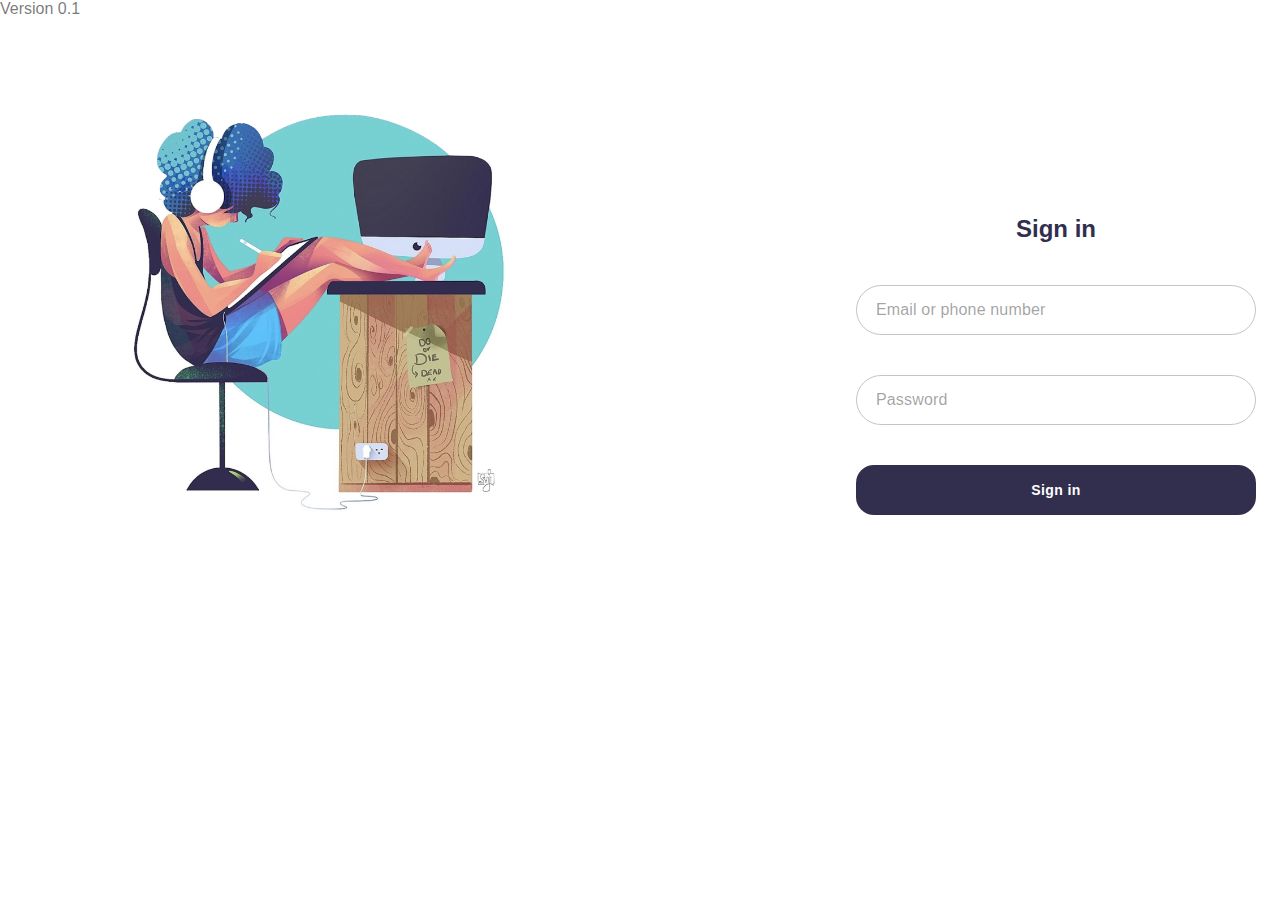
<file: index.html>
<!doctype html><html lang="en"><head><meta charset="utf-8"/><link rel="icon" href="./favicon.ico"/><meta name="viewport" content="width=device-width,initial-scale=1"/><meta name="theme-color" content="#000000"/><meta name="description" content="Web site created using create-react-app"/><link rel="apple-touch-icon" href="./logo192.png"/><link rel="manifest" href="./manifest.json"/><title>React App</title><link href="./static/css/main.8c8b27cf.chunk.css" rel="stylesheet"></head><body><noscript>You need to enable JavaScript to run this app.</noscript><div id="root"></div><script>!function(e){function r(r){for(var n,a,i=r[0],c=r[1],l=r[2],f=0,s=[];f<i.length;f++)a=i[f],Object.prototype.hasOwnProperty.call(o,a)&&o[a]&&s.push(o[a][0]),o[a]=0;for(n in c)Object.prototype.hasOwnProperty.call(c,n)&&(e[n]=c[n]);for(p&&p(r);s.length;)s.shift()();return u.push.apply(u,l||[]),t()}function t(){for(var e,r=0;r<u.length;r++){for(var t=u[r],n=!0,i=1;i<t.length;i++){var c=t[i];0!==o[c]&&(n=!1)}n&&(u.splice(r--,1),e=a(a.s=t[0]))}return e}var n={},o={1:0},u=[];function a(r){if(n[r])return n[r].exports;var t=n[r]={i:r,l:!1,exports:{}};return e[r].call(t.exports,t,t.exports,a),t.l=!0,t.exports}a.e=function(e){var r=[],t=o[e];if(0!==t)if(t)r.push(t[2]);else{var n=new Promise((function(r,n){t=o[e]=[r,n]}));r.push(t[2]=n);var u,i=document.createElement("script");i.charset="utf-8",i.timeout=120,a.nc&&i.setAttribute("nonce",a.nc),i.src=function(e){return a.p+"static/js/"+({}[e]||e)+"."+{3:"e31cedbd"}[e]+".chunk.js"}(e);var c=new Error;u=function(r){i.onerror=i.onload=null,clearTimeout(l);var t=o[e];if(0!==t){if(t){var n=r&&("load"===r.type?"missing":r.type),u=r&&r.target&&r.target.src;c.message="Loading chunk "+e+" failed.\n("+n+": "+u+")",c.name="ChunkLoadError",c.type=n,c.request=u,t[1](c)}o[e]=void 0}};var l=setTimeout((function(){u({type:"timeout",target:i})}),12e4);i.onerror=i.onload=u,document.head.appendChild(i)}return Promise.all(r)},a.m=e,a.c=n,a.d=function(e,r,t){a.o(e,r)||Object.defineProperty(e,r,{enumerable:!0,get:t})},a.r=function(e){"undefined"!=typeof Symbol&&Symbol.toStringTag&&Object.defineProperty(e,Symbol.toStringTag,{value:"Module"}),Object.defineProperty(e,"__esModule",{value:!0})},a.t=function(e,r){if(1&r&&(e=a(e)),8&r)return e;if(4&r&&"object"==typeof e&&e&&e.__esModule)return e;var t=Object.create(null);if(a.r(t),Object.defineProperty(t,"default",{enumerable:!0,value:e}),2&r&&"string"!=typeof e)for(var n in e)a.d(t,n,function(r){return e[r]}.bind(null,n));return t},a.n=function(e){var r=e&&e.__esModule?function(){return e.default}:function(){return e};return a.d(r,"a",r),r},a.o=function(e,r){return Object.prototype.hasOwnProperty.call(e,r)},a.p="./",a.oe=function(e){throw console.error(e),e};var i=this.webpackJsonpdemo_app=this.webpackJsonpdemo_app||[],c=i.push.bind(i);i.push=r,i=i.slice();for(var l=0;l<i.length;l++)r(i[l]);var p=c;t()}([])</script><script src="./static/js/2.7f9cc1b6.chunk.js"></script><script src="./static/js/main.5efbf4a0.chunk.js"></script></body></html>
</file>
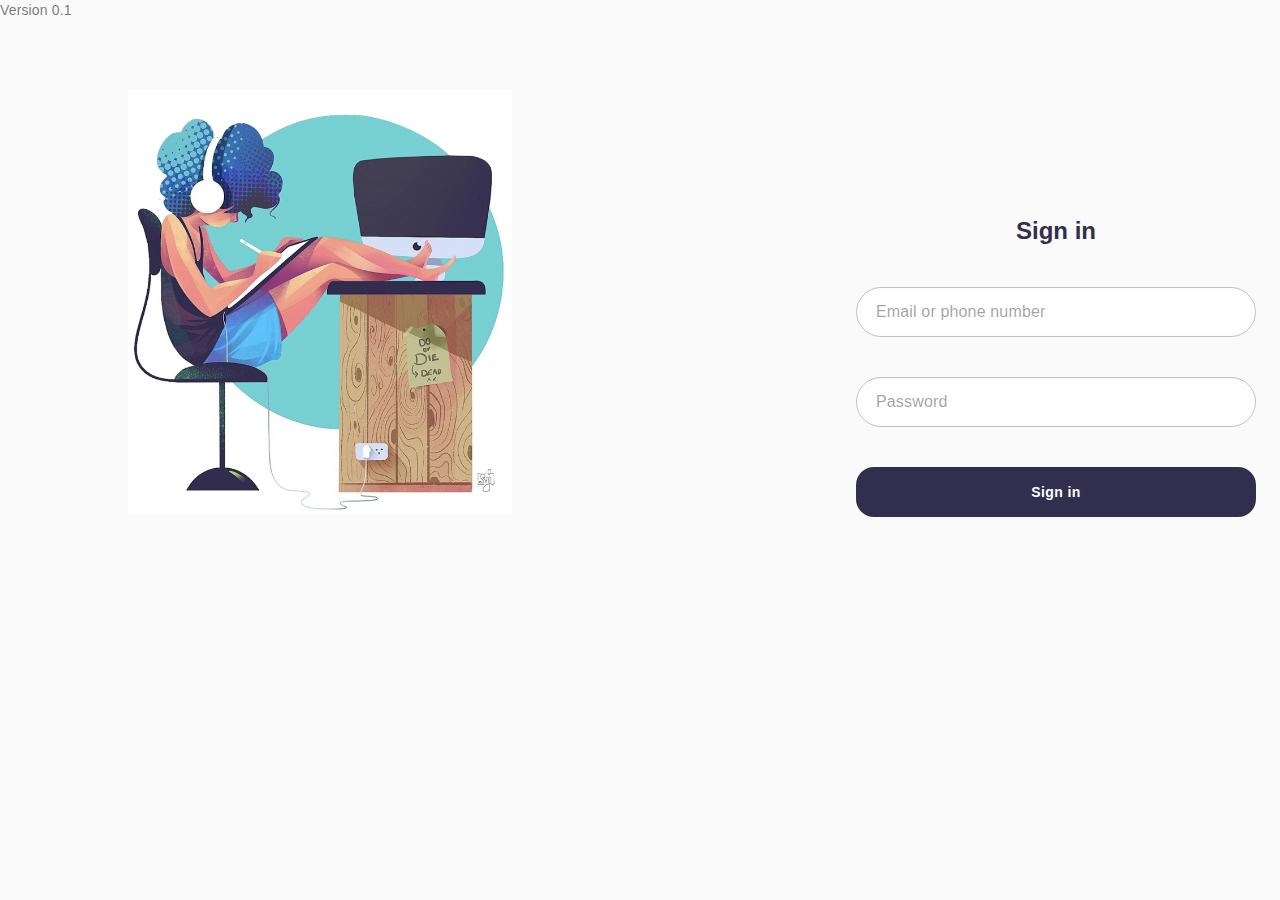
<file: docs/index.html>
<!doctype html><html lang="en"><head><meta charset="utf-8"/><link rel="icon" href="./favicon.ico"/><meta name="viewport" content="width=device-width,initial-scale=1"/><meta name="theme-color" content="#000000"/><meta name="description" content="Web site created using create-react-app"/><link rel="apple-touch-icon" href="./logo192.png"/><link rel="manifest" href="./manifest.json"/><title>React App</title><link href="./static/css/main.db8486f3.chunk.css" rel="stylesheet"></head><body><noscript>You need to enable JavaScript to run this app.</noscript><div id="root"></div><script>!function(e){function r(r){for(var n,a,i=r[0],c=r[1],l=r[2],p=0,s=[];p<i.length;p++)a=i[p],Object.prototype.hasOwnProperty.call(o,a)&&o[a]&&s.push(o[a][0]),o[a]=0;for(n in c)Object.prototype.hasOwnProperty.call(c,n)&&(e[n]=c[n]);for(f&&f(r);s.length;)s.shift()();return u.push.apply(u,l||[]),t()}function t(){for(var e,r=0;r<u.length;r++){for(var t=u[r],n=!0,i=1;i<t.length;i++){var c=t[i];0!==o[c]&&(n=!1)}n&&(u.splice(r--,1),e=a(a.s=t[0]))}return e}var n={},o={1:0},u=[];function a(r){if(n[r])return n[r].exports;var t=n[r]={i:r,l:!1,exports:{}};return e[r].call(t.exports,t,t.exports,a),t.l=!0,t.exports}a.e=function(e){var r=[],t=o[e];if(0!==t)if(t)r.push(t[2]);else{var n=new Promise((function(r,n){t=o[e]=[r,n]}));r.push(t[2]=n);var u,i=document.createElement("script");i.charset="utf-8",i.timeout=120,a.nc&&i.setAttribute("nonce",a.nc),i.src=function(e){return a.p+"static/js/"+({}[e]||e)+"."+{3:"9efc107b"}[e]+".chunk.js"}(e);var c=new Error;u=function(r){i.onerror=i.onload=null,clearTimeout(l);var t=o[e];if(0!==t){if(t){var n=r&&("load"===r.type?"missing":r.type),u=r&&r.target&&r.target.src;c.message="Loading chunk "+e+" failed.\n("+n+": "+u+")",c.name="ChunkLoadError",c.type=n,c.request=u,t[1](c)}o[e]=void 0}};var l=setTimeout((function(){u({type:"timeout",target:i})}),12e4);i.onerror=i.onload=u,document.head.appendChild(i)}return Promise.all(r)},a.m=e,a.c=n,a.d=function(e,r,t){a.o(e,r)||Object.defineProperty(e,r,{enumerable:!0,get:t})},a.r=function(e){"undefined"!=typeof Symbol&&Symbol.toStringTag&&Object.defineProperty(e,Symbol.toStringTag,{value:"Module"}),Object.defineProperty(e,"__esModule",{value:!0})},a.t=function(e,r){if(1&r&&(e=a(e)),8&r)return e;if(4&r&&"object"==typeof e&&e&&e.__esModule)return e;var t=Object.create(null);if(a.r(t),Object.defineProperty(t,"default",{enumerable:!0,value:e}),2&r&&"string"!=typeof e)for(var n in e)a.d(t,n,function(r){return e[r]}.bind(null,n));return t},a.n=function(e){var r=e&&e.__esModule?function(){return e.default}:function(){return e};return a.d(r,"a",r),r},a.o=function(e,r){return Object.prototype.hasOwnProperty.call(e,r)},a.p="./",a.oe=function(e){throw console.error(e),e};var i=this.webpackJsonpdemo_app=this.webpackJsonpdemo_app||[],c=i.push.bind(i);i.push=r,i=i.slice();for(var l=0;l<i.length;l++)r(i[l]);var f=c;t()}([])</script><script src="./static/js/2.9f17d10a.chunk.js"></script><script src="./static/js/main.5904ad27.chunk.js"></script></body></html>
</file>
<file: static/css/main.8c8b27cf.chunk.css>
body{margin:0;font-family:-apple-system,BlinkMacSystemFont,"Segoe UI","Roboto","Oxygen","Ubuntu","Cantarell","Fira Sans","Droid Sans","Helvetica Neue",sans-serif;-webkit-font-smoothing:antialiased;-moz-osx-font-smoothing:grayscale}code{font-family:source-code-pro,Menlo,Monaco,Consolas,"Courier New",monospace}.App{text-align:center}.App-logo{height:40vmin;pointer-events:none}@media (prefers-reduced-motion:no-preference){.App-logo{animation:App-logo-spin 20s linear infinite}}.App-header{background-color:#282c34;min-height:100vh;display:flex;flex-direction:column;align-items:center;justify-content:center;font-size:calc(10px + 2vmin);color:#fff}.App-link{color:#61dafb}@keyframes App-logo-spin{0%{transform:rotate(0deg)}to{transform:rotate(1turn)}}
/*# sourceMappingURL=main.8c8b27cf.chunk.css.map */
</file>
<file: docs/static/css/main.db8486f3.chunk.css>
body{margin:0;font-family:-apple-system,BlinkMacSystemFont,"Segoe UI","Roboto","Oxygen","Ubuntu","Cantarell","Fira Sans","Droid Sans","Helvetica Neue",sans-serif;-webkit-font-smoothing:antialiased;-moz-osx-font-smoothing:grayscale}code{font-family:source-code-pro,Menlo,Monaco,Consolas,"Courier New",monospace}.App{text-align:center}.App-logo{height:40vmin;pointer-events:none}@media (prefers-reduced-motion:no-preference){.App-logo{animation:App-logo-spin 20s linear infinite}}.App-header{background-color:#282c34;min-height:100vh;display:flex;flex-direction:column;align-items:center;justify-content:center;font-size:calc(10px + 2vmin);color:#fff}.App-link{color:#61dafb}@keyframes App-logo-spin{0%{transform:rotate(0deg)}to{transform:rotate(1turn)}}.ck-editor__editable_inline{min-height:100px}.profilePhoto_customFileUpload__32frn{cursor:pointer}.profilePhoto_customFileUpload__32frn input[type=file]{display:none}.profilePhoto_customFileUpload__32frn .profilePhoto_uploadButton__2MZUw{pointer-events:none}.profilePhoto_uploadContainer__2tyHv .profilePhoto_buttons__1g3Yn{display:flex;align-items:start;flex-wrap:wrap;white-space:nowrap;margin-bottom:10px}.profilePhoto_avatarContainer__2gJZ7{position:relative;margin-right:6px}
/*# sourceMappingURL=main.db8486f3.chunk.css.map */
</file>
